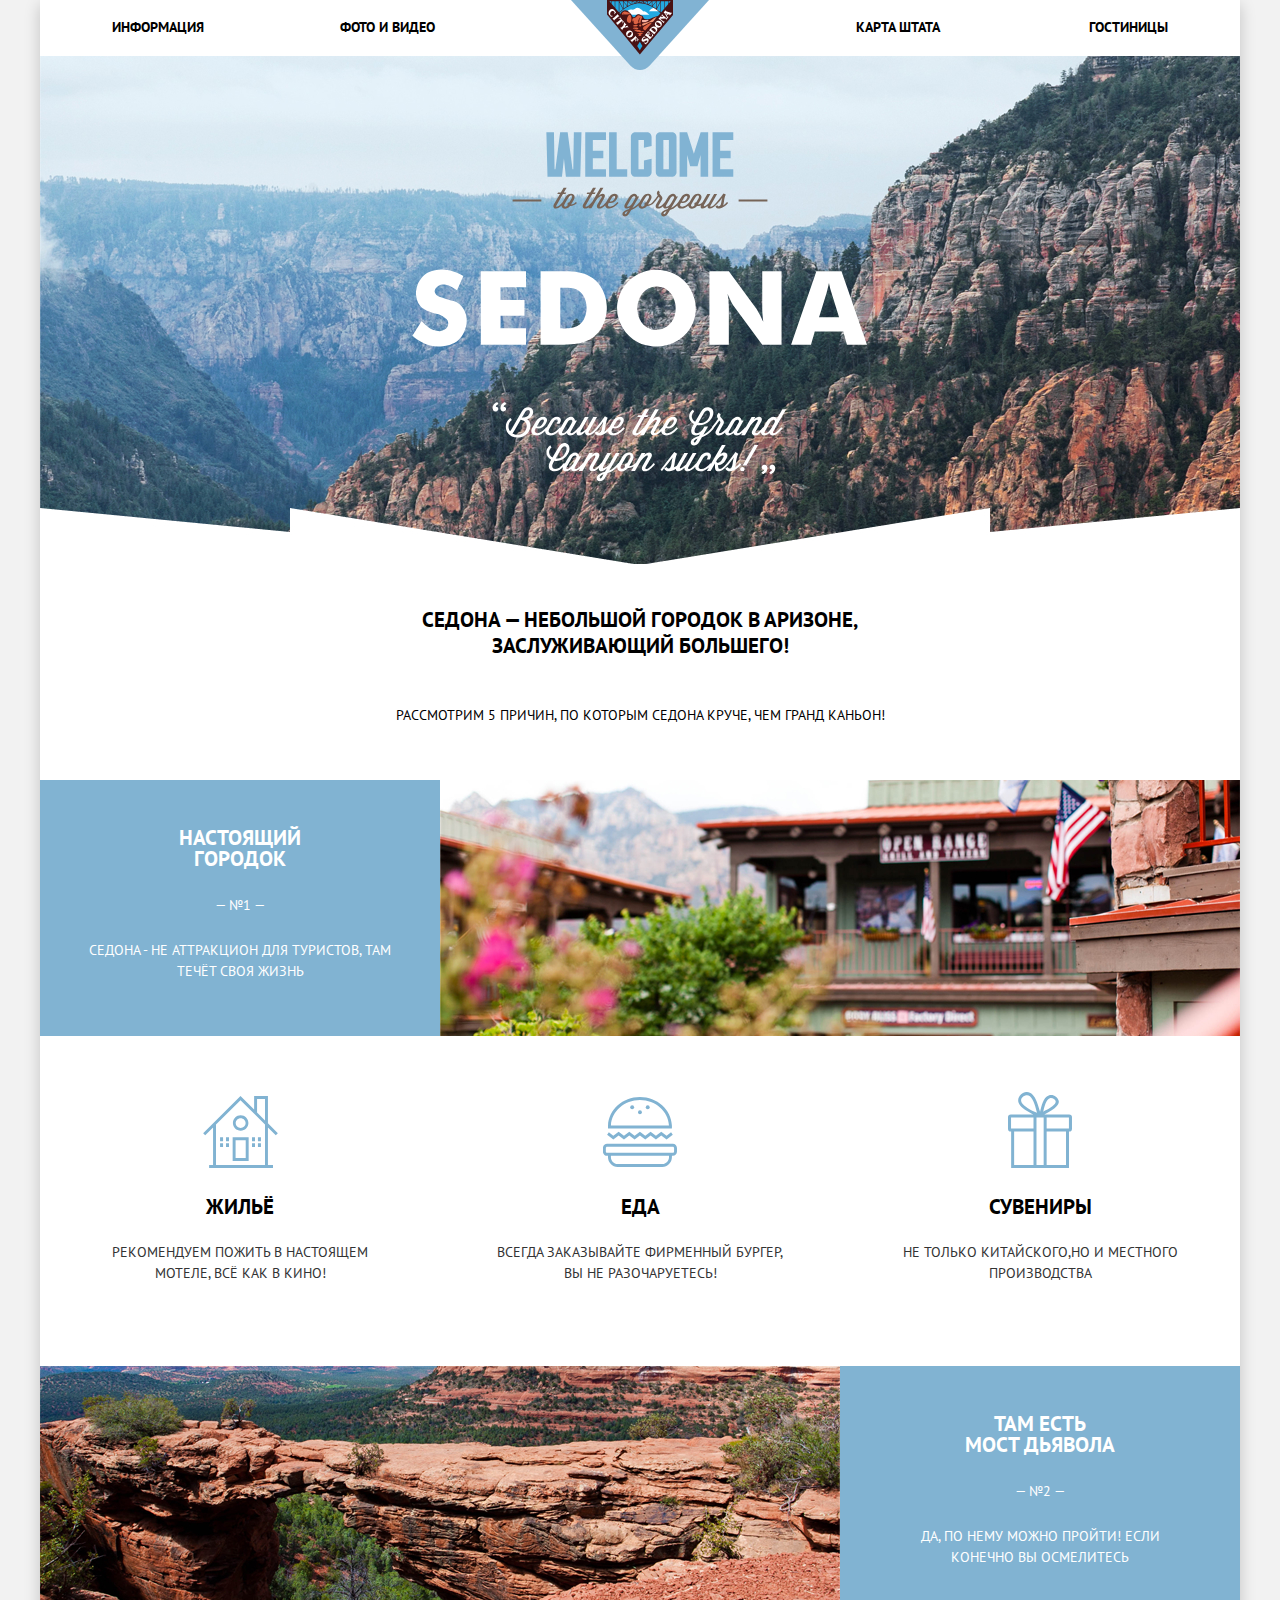
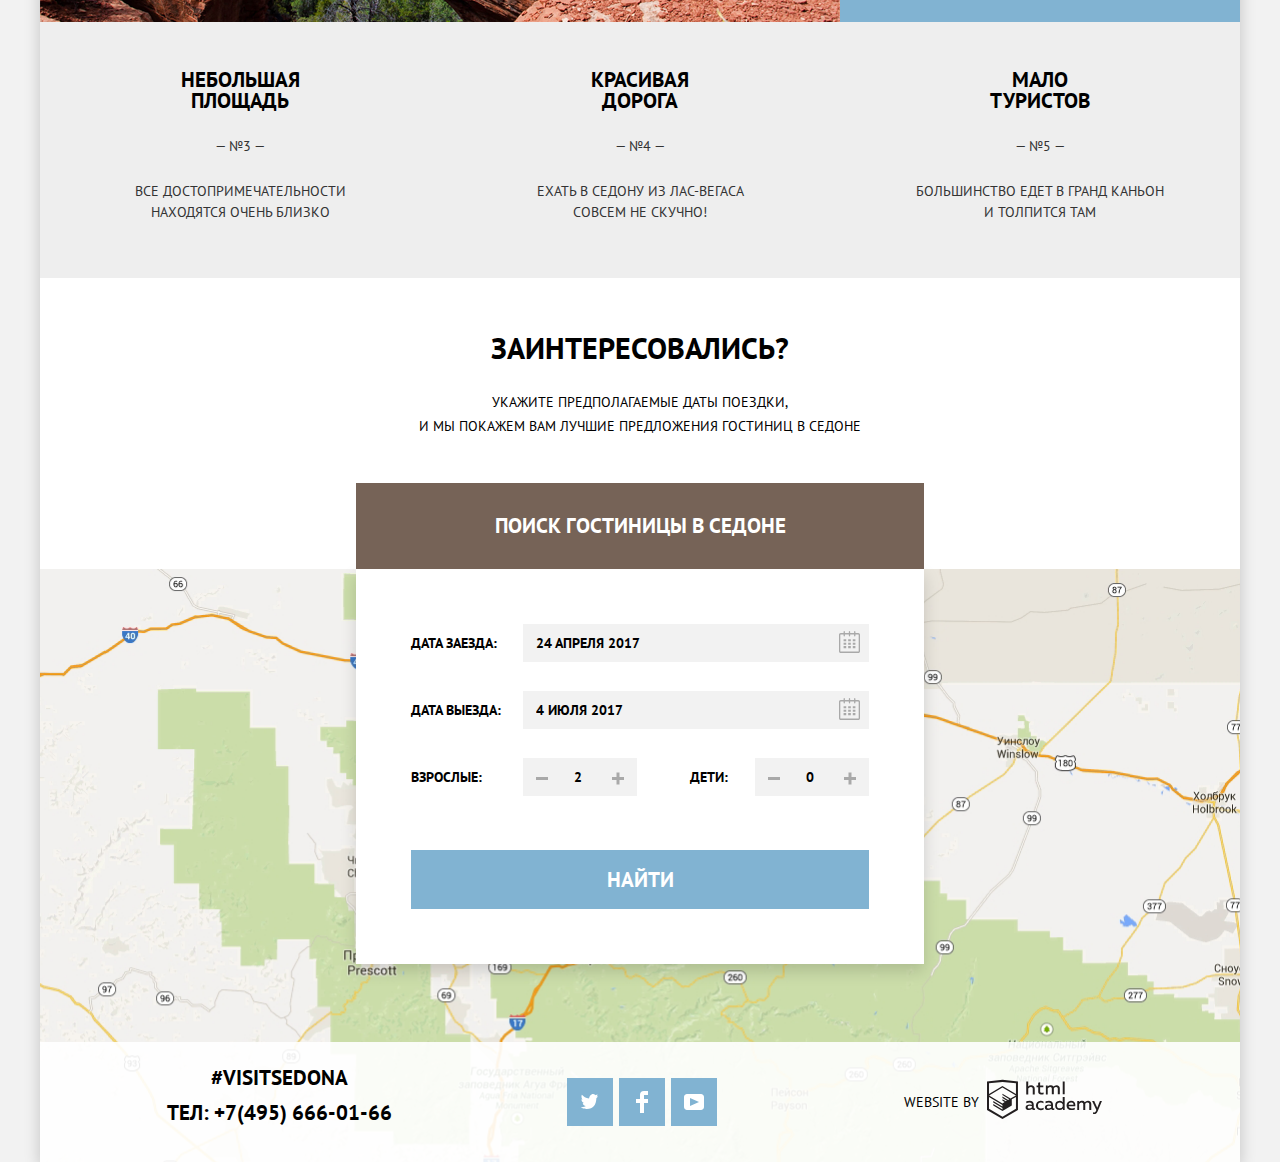
<file: index.html>
<!DOCTYPE html>
<html class="page" lang="ru">
<head>
  <meta charset="utf-8">
  <meta name="viewport" content="width=device-width, initial-scale=1.0">
  <title>HTML Academy: Седона</title>
  <link href="https://fonts.googleapis.com/css2?family=PT+Sans:wght@400;700&display=swap" rel="stylesheet">
  <link href="css/normalize.css" rel="stylesheet">
  <link href="css/style-min.css" rel="stylesheet">
</head>
<body>
  <div class="container page-body">
    <header class="main-header">
      <a class="main-header-logo">
        <img src="img/logo-sedona.svg" width="138" height="70" alt="Логотип сайта">
      </a>
      <nav class="main-navigation">
        <ul class="site-navigation">
          <li class="site-navigation-item"><a href="">Информация</a></li>
          <li class="site-navigation-item"><a href="">Фото и видео</a></li>
          <li class="site-navigation-item"><a href="">Карта штата</a></li>
          <li class="site-navigation-item"><a href="hotels.html">Гостиницы</a></li>
        </ul>
      </nav>
    </header>
    <main>
      <h1 class="visually-hidden">Главная страница сайта поиска жилья в Седоне</h1>
      <section class="intro">
        <h2 class="visually-hidden">Добро пожаловать в Седону</h2>
        <img src="img/welcome.svg" width="456" height="350" alt="welcome to sedona">
      </section>
      <section class="reasons">
        <div class="description-wrapper">
          <b>Седона — небольшой городок в Аризоне, заслуживающий большего!</b>
          <h2>Рассмотрим 5 причин, по которым Седона круче, чем гранд каньон!</h2>
        </div>
        <ol class="reasons-list">
          <li class="reasons-item part-1">
            <div class="reasons-text">
              <h3>Настоящий городок</h3>
              <span>— №1 —</span>
              <p>Седона - не аттракцион для туристов, там
                течёт своя жизнь</p>
            </div>
            <img src="img/realtown.jpg" width="800" height="256" alt="Городок Седона">
            <ul class="advantages-reason-1">
              <li class="reasons-item housing">
                <h4>Жильё</h4>
                <p>Рекомендуем пожить в настоящем мотеле,
                  всё как в кино!</p>
              </li>
              <li class="reasons-item food">
                <h4>Еда</h4>
                <p>Всегда заказывайте фирменный бургер,
                  вы не разочаруетесь!</p>
              </li>
              <li class="reasons-item gifts">
                <h4>Сувениры</h4>
                <p>Не только китайского,но и местного
                  производства</p>
              </li>
            </ul>
          </li>
          <li class="reasons-item part-1">
            <img src="img/devilbridge.jpg" width="800" height="256" alt="Мост дьявола">
            <div class="reasons-text">
              <h3>Там есть<br>мост дьявола</h3>
              <span>— №2 —</span>
              <p>Да, по нему можно пройти! Если конечно
                вы осмелитесь</p>
            </div>
          </li>
          <li class="reasons-item part-2">
            <h3>Небольшая площадь</h3>
            <span>— №3 —</span>
            <p>Все достопримечательности
              находятся очень близко</p>
          </li>
          <li class="reasons-item part-2">
            <h3>Красивая дорога</h3>
            <span>— №4 —</span>
            <p>Ехать в седону из лас-вегаса совсем
              не скучно!</p>
          </li>
          <li class="reasons-item part-2">
            <h3>Мало туристов</h3>
            <span>— №5 —</span>
            <p>Большинство едет в гранд каньон
              и&nbsp;толпится там</p>
          </li>
        </ol>
      </section>
      <section class="hotel-offers">
        <h2>Заинтересовались?</h2>
        <p>Укажите предполагаемые даты поездки,<br> и мы покажем вам лучшие предложения гостиниц в Седоне</p>
      </section>
      <section class="hotel-search">
        <h3 class="visually-hidden">Поиск гостиницы в Седоне</h3>
        <button type="button" class="hotel-search-button">Поиск гостиницы в Седоне</button>
        <form class="hotel-search-form form-shown" action="https://echo.htmlacademy.ru/" method="post">
          <p class="form-row arrival-date">
            <label for="arrival-date">Дата заезда:</label>
            <input type="text" name="arrival-date" id="arrival-date" value="24 апреля 2017">
            <button class="calendar-button" type="button" aria-label="Выбрать дату заезда/выезда"><svg width="21" height="23"
                viewBox="0 0 21 23" fill="none" xmlns="http://www.w3.org/2000/svg">
                <path fill-rule="evenodd" clip-rule="evenodd"
                  d="M16.406 3.02498H19.251C20.217 3.02498 21 3.84698 21 4.86198V21.164C21 22.179 20.217 23 19.251 23H1.75C0.784 23 0 22.179 0 21.164V4.86198C0 3.84698 0.784 3.02498 1.75 3.02498H4.593V1.64798C4.593 1.26698 4.887 0.958984 5.25 0.958984C5.612 0.958984 5.906 1.26698 5.906 1.64798V3.02498H9.844V1.64798C9.844 1.26698 10.138 0.958984 10.501 0.958984C10.862 0.958984 11.156 1.26698 11.156 1.64798V3.02498H15.094V1.64798C15.094 1.26698 15.387 0.958984 15.75 0.958984C16.112 0.958984 16.406 1.26698 16.406 1.64798V3.02498ZM19.5646 21.484C19.6466 21.3979 19.691 21.2828 19.688 21.164H19.689V4.86198C19.689 4.60898 19.493 4.40298 19.252 4.40298H16.407V5.78098C16.407 6.16198 16.113 6.46998 15.751 6.46998C15.388 6.46998 15.095 6.16198 15.095 5.78098V4.40298H11.157V5.78098C11.157 6.16198 10.863 6.46998 10.502 6.46998C10.139 6.46998 9.845 6.16198 9.845 5.78098V4.40298H5.907V5.78098C5.907 6.16198 5.613 6.46998 5.251 6.46998C4.888 6.46998 4.594 6.16198 4.594 5.78098V4.40298H1.75C1.50263 4.40953 1.30696 4.61458 1.312 4.86198V21.164C1.30696 21.4114 1.50263 21.6164 1.75 21.623H19.251C19.3698 21.6201 19.4826 21.5701 19.5646 21.484Z"
                  fill="#A9A9A9" />
                <path fill-rule="evenodd" clip-rule="evenodd"
                  d="M4.59399 9.2251H7.21899V11.2911H4.59399V9.2251ZM4.59399 12.6681H7.21899V14.7351H4.59399V12.6681ZM7.21899 16.1121H4.59399V18.1781H7.21899V16.1121ZM9.18799 16.1121H11.813V18.1781H9.18799V16.1121ZM11.813 12.6681H9.18799V14.7351H11.813V12.6681ZM9.18799 9.2251H11.813V11.2911H9.18799V9.2251ZM16.406 16.1121H13.781V18.1781H16.406V16.1121ZM13.781 12.6681H16.406V14.7351H13.781V12.6681ZM16.406 9.2251H13.781V11.2911H16.406V9.2251Z"
                  fill="#A9A9A9" />
              </svg>
            </button>
          </p>
          <p class="form-row departure-date">
            <label for="departure-date">Дата выезда:</label>
            <input type="text" name="departure-date" id="departure-date" value="4 июля 2017">
            <button class="calendar-button" type="button" aria-label="календарь"><svg width="21" height="23"
                viewBox="0 0 21 23" fill="none" xmlns="http://www.w3.org/2000/svg">
                <path fill-rule="evenodd" clip-rule="evenodd"
                  d="M16.406 3.02498H19.251C20.217 3.02498 21 3.84698 21 4.86198V21.164C21 22.179 20.217 23 19.251 23H1.75C0.784 23 0 22.179 0 21.164V4.86198C0 3.84698 0.784 3.02498 1.75 3.02498H4.593V1.64798C4.593 1.26698 4.887 0.958984 5.25 0.958984C5.612 0.958984 5.906 1.26698 5.906 1.64798V3.02498H9.844V1.64798C9.844 1.26698 10.138 0.958984 10.501 0.958984C10.862 0.958984 11.156 1.26698 11.156 1.64798V3.02498H15.094V1.64798C15.094 1.26698 15.387 0.958984 15.75 0.958984C16.112 0.958984 16.406 1.26698 16.406 1.64798V3.02498ZM19.5646 21.484C19.6466 21.3979 19.691 21.2828 19.688 21.164H19.689V4.86198C19.689 4.60898 19.493 4.40298 19.252 4.40298H16.407V5.78098C16.407 6.16198 16.113 6.46998 15.751 6.46998C15.388 6.46998 15.095 6.16198 15.095 5.78098V4.40298H11.157V5.78098C11.157 6.16198 10.863 6.46998 10.502 6.46998C10.139 6.46998 9.845 6.16198 9.845 5.78098V4.40298H5.907V5.78098C5.907 6.16198 5.613 6.46998 5.251 6.46998C4.888 6.46998 4.594 6.16198 4.594 5.78098V4.40298H1.75C1.50263 4.40953 1.30696 4.61458 1.312 4.86198V21.164C1.30696 21.4114 1.50263 21.6164 1.75 21.623H19.251C19.3698 21.6201 19.4826 21.5701 19.5646 21.484Z"
                  fill="#A9A9A9" />
                <path fill-rule="evenodd" clip-rule="evenodd"
                  d="M4.59399 9.2251H7.21899V11.2911H4.59399V9.2251ZM4.59399 12.6681H7.21899V14.7351H4.59399V12.6681ZM7.21899 16.1121H4.59399V18.1781H7.21899V16.1121ZM9.18799 16.1121H11.813V18.1781H9.18799V16.1121ZM11.813 12.6681H9.18799V14.7351H11.813V12.6681ZM9.18799 9.2251H11.813V11.2911H9.18799V9.2251ZM16.406 16.1121H13.781V18.1781H16.406V16.1121ZM13.781 12.6681H16.406V14.7351H13.781V12.6681ZM16.406 9.2251H13.781V11.2911H16.406V9.2251Z"
                  fill="#A9A9A9" />
              </svg>
            </button>
          </p>
          <div class="form-row">
            <p class="half-size-row adults">
              <label for="adults">Взрослые:</label>
              <button class="amount-minus" type="button" aria-label="Убавить"></button>
              <input class="amount-value" type="number" name="adults" id="adults" value="2" min="0">
              <button class="amount-plus" type="button" aria-label="Добавить"></button>
            </p>
            <p class="half-size-row children">
              <label for="children">Дети:</label>
              <button class="amount-minus" type="button" aria-label="минус"></button>
              <input class="amount-value" type="number" name="children" id="children" value="0" min="0">
              <button class="amount-plus" type="button" aria-label="плюс"></button>
            </p>
          </div>
          <button class="hotel-search-form-submit" type="submit">Найти</button>
        </form>
      </section>
      <section class="map">
        <h2 class="visually-hidden">Карта</h2>
        <iframe
          src="https://www.google.com/maps/embed?pb=!1m18!1m12!1m3!1d52385.18050594344!2d-111.83015781619237!3d34.85437338108418!2m3!1f0!2f0!3f0!3m2!1i1024!2i768!4f13.1!3m3!1m2!1s0x872da132f942b00d%3A0x5548c523fa6c8efd!2z0KHQtdC00L7QvdCwLCDQkNGA0LjQt9C-0L3QsCA4NjMzNiwg0KHQqNCQ!5e0!3m2!1sru!2sru!4v1592321013418!5m2!1sru!2sru"
          width="1200" height="593" style="border:0;" allowfullscreen="" aria-hidden="false" tabindex="0"
          title="Карта города Седона, США">
        </iframe>
      </section>
    </main>
    <footer class="main-footer">
      <p class="contacts">
        <span>#VISITSEDONA</span>
        <span>ТЕЛ: <a href="tel:+74956660166">+7(495) 666-01-66</a></span>
      </p>
      <ul class="soc-networks">
        <li>
          <a href="" class="twitter"><span class="visually-hidden">Твиттер</span></a>
        </li>
        <li>
          <a href="" class="facebook"><span class="visually-hidden">Фэйсбук</span></a>
        </li>
        <li>
          <a href="" class="youtube"><span class="visually-hidden">Ютьюб</span></a>
        </li>
      </ul>
      <p class="website-by">
        <span>Website by</span>
        <a class="developers-logo" href="https://htmlacademy.ru/intensive/htmlcss">
          <svg id="Layer_1" data-name="Layer 1" xmlns="http://www.w3.org/2000/svg" viewBox="0 0 108.08 36.85"
            width="115" height="41">
            <title>logo-htmlacademy-small1</title>
            <path
              d="M44.61,26.88a2,2,0,0,0,.55-0.1v1.33a3.25,3.25,0,0,1-1.18.21,1.67,1.67,0,0,1-1.67-1,4.84,4.84,0,0,1-3.14,1.08c-1.51,0-2.91-.83-2.91-2.55,0-2.13,2-2.79,3.71-2.79a11.08,11.08,0,0,1,2.17.25v-0.3c0-1-.76-1.77-2.19-1.77a7.42,7.42,0,0,0-3,.64v-1.7a10.21,10.21,0,0,1,3.19-.55c2.36,0,3.81,1.12,3.81,3.65v3a0.54,0.54,0,0,0,.49.59h0.17Zm-6.44-1.13A1.35,1.35,0,0,0,39.63,27h0.11a3.39,3.39,0,0,0,2.41-1V24.58a9.72,9.72,0,0,0-1.81-.21c-1,0-2.16.33-2.16,1.38h0Zm12.36-6.11a5,5,0,0,1,2.57.64V22a4.08,4.08,0,0,0-2.3-.7,2.75,2.75,0,1,0,0,5.49,5,5,0,0,0,2.43-.64v1.71a6.27,6.27,0,0,1-2.76.57A4.21,4.21,0,0,1,46,24.51q0-.21,0-0.41a4.32,4.32,0,0,1,4.18-4.46h0.38Zm12.17,7.24a2,2,0,0,0,.55-0.1v1.33a3.25,3.25,0,0,1-1.18.21,1.67,1.67,0,0,1-1.67-1,4.84,4.84,0,0,1-3.14,1.08c-1.51,0-2.91-.83-2.91-2.55,0-2.13,2-2.79,3.71-2.79a11.08,11.08,0,0,1,2.17.25v-0.3c0-1-.76-1.77-2.19-1.77a7.42,7.42,0,0,0-3,.64v-1.7a10.21,10.21,0,0,1,3.19-.55c2.36,0,3.81,1.12,3.81,3.65v3a0.54,0.54,0,0,0,.49.59h0.17Zm-6.44-1.13A1.35,1.35,0,0,0,57.73,27h0.11a3.39,3.39,0,0,0,2.41-1V24.58a9.72,9.72,0,0,0-1.81-.21c-1.06,0-2.16.33-2.16,1.38h0ZM73,16V28.2H71.35V26.88a3.88,3.88,0,0,1-3.19,1.54,4.4,4.4,0,0,1,0-8.78,3.81,3.81,0,0,1,3,1.3V16H73Zm-4.53,5.22a2.76,2.76,0,1,0,0,5.52A2.86,2.86,0,0,0,71.15,25V23A2.91,2.91,0,0,0,68.49,21.27ZM79,19.64c3.31,0,4.46,2.68,3.92,5.09H76.7c0.21,1.5,1.67,2.11,3.19,2.11a6.11,6.11,0,0,0,2.64-.59v1.6a7.14,7.14,0,0,1-3,.57C77,28.42,74.78,27,74.78,24a4.18,4.18,0,0,1,4-4.39H79Zm0.09,1.54a2.28,2.28,0,0,0-2.44,2.1v0.06H81.3A2,2,0,0,0,79.13,21.18Zm5.73,7V19.87h1.65v1a3.81,3.81,0,0,1,2.78-1.27A2.86,2.86,0,0,1,91.89,21a4.12,4.12,0,0,1,2.91-1.33A3.06,3.06,0,0,1,98,23V28.2h-1.9V23.05a1.59,1.59,0,0,0-1.42-1.75H94.42a2.8,2.8,0,0,0-2.07,1.12V28.2h-1.9V23.05A1.59,1.59,0,0,0,89,21.31H88.8a3,3,0,0,0-2.21,1.29v5.63H84.86Zm21.31-8.33h1.9l-3.91,9.46c-0.9,2.17-2.09,2.86-3.35,2.86a4.76,4.76,0,0,1-1.1-.14V30.46a2.86,2.86,0,0,0,.85.12c0.9,0,1.58-.64,2.07-1.9l0.17-.42-4-8.4h2l2.86,6.29ZM38.73,1.46V6.22a3.81,3.81,0,0,1,2.7-1.14,3.25,3.25,0,0,1,3.44,3.4v5.15H43V8.72a1.81,1.81,0,0,0-1.61-2h-0.3a2.93,2.93,0,0,0-2.32,1.39v5.52h-1.9V1.46h1.9ZM49.94,2.31v3h3V6.91h-3v3.81c0,1.1.5,1.46,1.58,1.46a4.49,4.49,0,0,0,1.69-.33v1.6A6.8,6.8,0,0,1,51,13.8a2.55,2.55,0,0,1-2.86-2.74V6.89H46.58V5.26h1.5V2.74Zm5.4,11.31V5.28H57v1A3.81,3.81,0,0,1,59.77,5a2.86,2.86,0,0,1,2.6,1.33A4.12,4.12,0,0,1,65.28,5,3.06,3.06,0,0,1,68.44,8.4v5.21h-1.9V8.46a1.59,1.59,0,0,0-1.42-1.75H64.89a2.8,2.8,0,0,0-2.07,1.12v5.78h-1.9V8.46A1.59,1.59,0,0,0,59.5,6.71H59.27A3,3,0,0,0,57.06,8v5.63H55.34ZM71.17,1.45H73V13.6H71.17V1.45ZM14.71,0H14.55L0,1.54V28.21l14.55,8.66,14.55-8.66V1.54Zm12.5,27.1L14.55,34.64,1.9,27.12V16.18l12.59,7.5V25L5.86,19.9v1.31l8.68,5.21v1.39L5.87,22.65V24l8.68,5.21,8.75-5.24V18.31L27.2,16V27.12Zm0-12.53-3.48,2-1.6,1L14.51,13v1.31L21,18.23H21l-0.14.09-1,.54-5.37-3.2V17l4.24,2.52-1,.67-3.2-1.9v1.31l2.1,1.24L14.5,22.1,2,14.65,14.51,7.11Zm0-1.32L14.49,5.76,1.91,13.25v-10L14.56,1.92,27.21,3.25v10h0Z"
              transform="translate(0 -0.02)" fill="#231f20" />
          </svg>
        </a>
      </p>
    </footer>
  </div>
  <script src="js/script-min.js"></script>
</body>
</html>
</file>
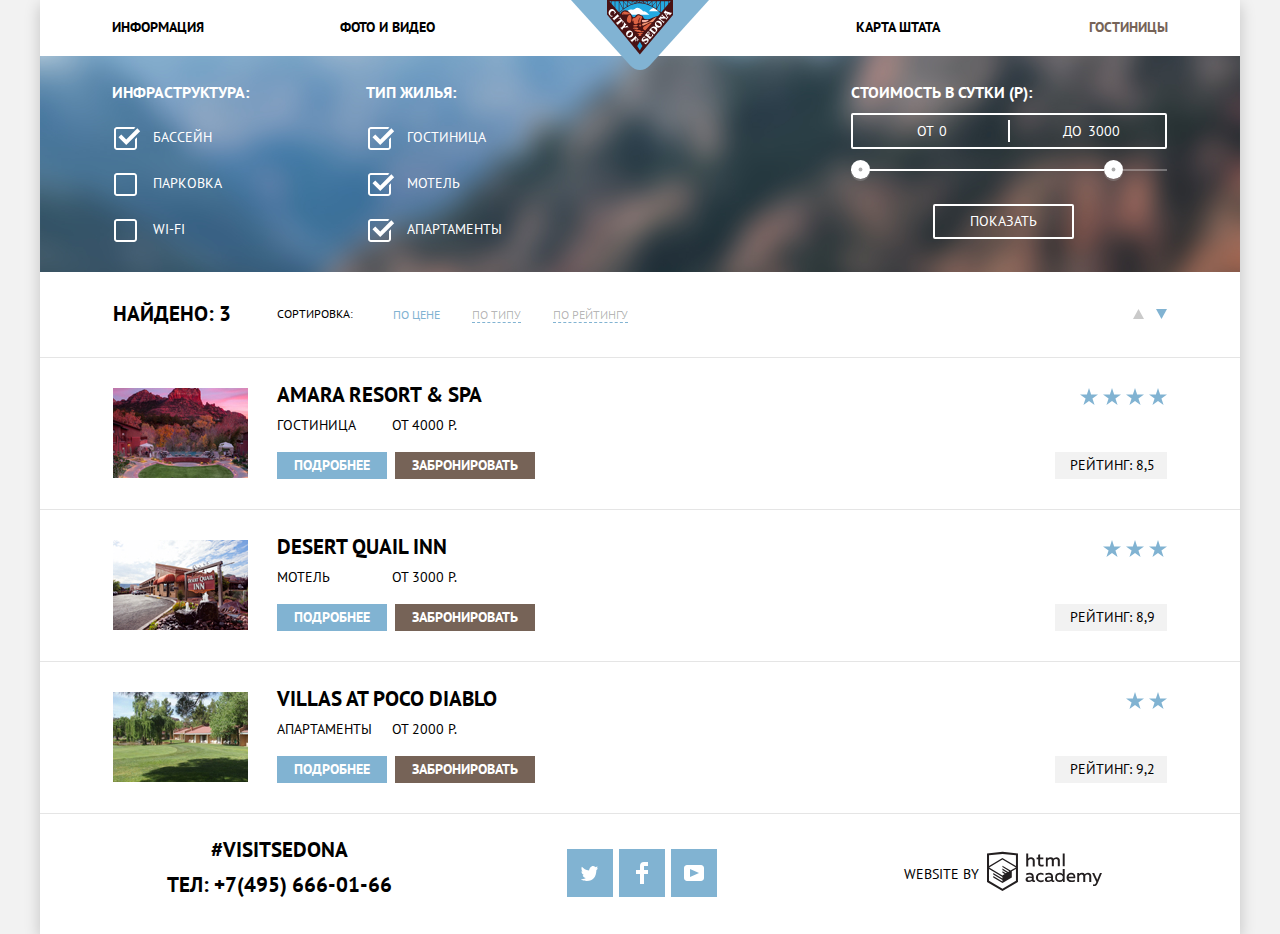
<file: hotels.html>
<!DOCTYPE html>
<html class="page" lang="ru">
<head>
  <meta charset="UTF-8">
  <meta name="viewport" content="width=device-width, initial-scale=1.0">
  <title>HTML Academy: Седона, каталог отелей</title>
  <link href="https://fonts.googleapis.com/css2?family=PT+Sans:wght@400;700&display=swap" rel="stylesheet">
  <link href="css/normalize.css" rel="stylesheet">
  <link href="css/style-min.css" rel="stylesheet">
</head>
<body>
  <div class="container page-body">
    <header class="main-header">
      <a href="index.html" class="main-header-logo">
        <img src="img/logo-sedona.svg" width="138" height="70" alt="Логотип сайта">
      </a>
      <nav class="main-navigation">
        <ul class="site-navigation">
          <li class="site-navigation-item"><a href="">Информация</a></li>
          <li class="site-navigation-item"><a href="">Фото и видео</a></li>
          <li class="site-navigation-item"><a href="">Карта штата</a></li>
          <li class="site-navigation-item link--active">Гостиницы</li>
        </ul>
      </nav>
    </header>
    <main>
      <h1 class="visually-hidden">Поиск жилья в городе Седона</h1>
      <section class="hotel-filter">
        <h2 class="visually-hidden">Фильтр отелей</h2>
        <form class="hotel-filter-form" action="https://echo.htmlacademy.ru/" method="post">
          <fieldset class="infrastructure-column">
            <legend>Инфраструктура:</legend>
            <ul class="filter-list">
              <li>
                <label>
                  <input type="checkbox" class="visually-hidden  check-input" name="pool" id="pool" checked>
                  <span class="check-box"></span>
                  Бассейн
                </label>
              </li>
              <li>
                <label>
                  <input type="checkbox" class="visually-hidden check-input" name="parking" id="parking">
                  <span class="check-box"></span>
                  Парковка
                </label>
              </li>
              <li>
                <label>
                  <input type="checkbox" class="visually-hidden check-input" name="wi-fi" id="wi-fi">
                  <span class="check-box"></span>
                  wi-fi
                </label>
              </li>
            </ul>
          </fieldset>
          <fieldset class="accommodation-column">
            <legend>Тип жилья:</legend>
            <ul class="filter-list">
              <li>
                <label>
                  <input type="checkbox" class="visually-hidden check-input" name="hotel" id="hotel" checked>
                  <span class="check-box"></span>
                  Гостиница
                </label>
              </li>
              <li>
                <label>
                  <input type="checkbox" class="visually-hidden check-input" name="motel" id="motel" checked>
                  <span class="check-box"></span>
                  Мотель
                </label>
              </li>
              <li>
                <label>
                  <input type="checkbox" class="visually-hidden check-input" name="apartments" id="apartments" checked>
                  <span class="check-box"></span>
                  Апартаменты
                </label>
              </li>
            </ul>
          </fieldset>
          <fieldset class="price-column">
            <legend>Стоимость в сутки (Р):</legend>
            <p class="price-controls">
              <label class="min-price">от <input type="number" name="min-price" id="min-price" min="0" value="0">
              </label>
              <label class="max-price">до <input type="number" name="max-price" id="max-price" min="0" value=3000>
              </label>
            </p>
            <div class="range-controls">
              <div class="scale">
                <div class="bar"></div>
              </div>
              <div class="toggle toggle-min" tabindex="0" aria-label="Изменить минимальную стоимоть в сутки"></div>
              <div class="toggle toggle-max" tabindex="0" aria-label="Изменить максимальную стоимость в сутки"></div>
            </div>
            <button type="submit" class="show-hotel-button">Показать</button>
          </fieldset>
        </form>
      </section>
      <section class="sort">
        <h2>Найдено: 3</h2>
        <h3>Сортировка:</h3>
        <ul class="sort-type-list">
          <li class="link--active">По цене</li>
          <li><a href="" class="link">По типу</a></li>
          <li><a href="" class="link">По рейтингу</a></li>
        </ul>
        <ul class="sort-arrow-list">
          <li><a class="sort-arrow-up" href=""><span class="visually-hidden">По возрастанию</span></a></li>
          <li class="sort-arrow-down link--active"><span class="visually-hidden">По убыванию</span></li>
        </ul>
      </section>
      <section class="search-result">
        <h2 class="visually-hidden">Результат поиска</h2>
        <ul class="hotels-list">
          <li class="hotel-item">
            <a href="" class="hotel-image">
              <img src="img/amara.jpg" width="135" height="90" alt="Amara Resort & Spa">
            </a>
            <div class="hotel-description">
              <h3 class="hotel-title"><a href="">Amara Resort & Spa</a></h3>
              <p class="hotel-type-price">
                <span>Гостиница</span>
                <span>От 4000 р.</span>
              </p>
              <p class="hotel-more-book-links">
                <a href="" class="more-detailed-link">Подробнее</a>
                <a href="" class="book-link">Забронировать</a>
              </p>
            </div>
            <div class="rating">
              <ul class="stars">
                <li class="star-item"></li>
                <li class="star-item"></li>
                <li class="star-item"></li>
                <li class="star-item"></li>
              </ul>
              <span class="rating-value">Рейтинг: 8,5</span>
            </div>
          </li>
          <li class="hotel-item">
            <a href="" class="hotel-image">
              <img src="img/desert.jpg" width="135" height="90" alt="DESERT QUAIL INN">
            </a>
            <div class="hotel-description">
              <h3 class="hotel-title"><a href="">Desert quail inn</a></h3>
              <p class="hotel-type-price">
                <span>Мотель</span>
                <span>От 3000 р.</span>
              </p>
              <p class="hotel-more-book-links">
                <a href="" class="more-detailed-link">Подробнее</a>
                <a href="" class="book-link">Забронировать</a>
              </p>
            </div>
            <div class="rating">
              <ul class="stars">
                <li class="star-item"></li>
                <li class="star-item"></li>
                <li class="star-item"></li>
              </ul>
              <span class="rating-value">Рейтинг: 8,9</span>
            </div>
          </li>
          <li class="hotel-item">
            <a href="" class="hotel-image">
              <img src="img/villas.jpg" width="135" height="90" alt="VILLAS AT POCO DIABLO">
            </a>
            <div class="hotel-description">
              <h3 class="hotel-title"><a href="">Villas at poco diablo</a></h3>
              <p class="hotel-type-price">
                <span>Апартаменты</span>
                <span>От 2000 р.</span>
              </p>
              <p class="hotel-more-book-links">
                <a href="" class="more-detailed-link">Подробнее</a>
                <a href="" class="book-link">Забронировать</a>
              </p>
            </div>
            <div class="rating">
              <ul class="stars">
                <li class="star-item"></li>
                <li class="star-item"></li>
              </ul>
              <span class="rating-value">Рейтинг: 9,2</span>
            </div>
          </li>
        </ul>
      </section>
    </main>
    <footer class="main-footer footer-hotels">
      <p class="contacts">
        <span>#VISITSEDONA</span>
        <span>ТЕЛ: <a href="tel:+74956660166">+7(495) 666-01-66</a></span>
      </p>
      <ul class="soc-networks">
        <li>
          <a href="" class="twitter"><span class="visually-hidden">Твиттер</span></a>
        </li>
        <li>
          <a href="" class="facebook"><span class="visually-hidden">Фэйсбук</span></a>
        </li>
        <li>
          <a href="" class="youtube"><span class="visually-hidden">Ютьюб</span></a>
        </li>
      </ul>
      <p class="website-by">
        <span>Website by</span>
        <a class="developers-logo" href="https://htmlacademy.ru/intensive/htmlcss">
          <svg id="Layer_1" data-name="Layer 1" xmlns="http://www.w3.org/2000/svg" viewBox="0 0 108.08 36.85"
            width="115" height="41">
            <title>logo-htmlacademy-small1</title>
            <path
              d="M44.61,26.88a2,2,0,0,0,.55-0.1v1.33a3.25,3.25,0,0,1-1.18.21,1.67,1.67,0,0,1-1.67-1,4.84,4.84,0,0,1-3.14,1.08c-1.51,0-2.91-.83-2.91-2.55,0-2.13,2-2.79,3.71-2.79a11.08,11.08,0,0,1,2.17.25v-0.3c0-1-.76-1.77-2.19-1.77a7.42,7.42,0,0,0-3,.64v-1.7a10.21,10.21,0,0,1,3.19-.55c2.36,0,3.81,1.12,3.81,3.65v3a0.54,0.54,0,0,0,.49.59h0.17Zm-6.44-1.13A1.35,1.35,0,0,0,39.63,27h0.11a3.39,3.39,0,0,0,2.41-1V24.58a9.72,9.72,0,0,0-1.81-.21c-1,0-2.16.33-2.16,1.38h0Zm12.36-6.11a5,5,0,0,1,2.57.64V22a4.08,4.08,0,0,0-2.3-.7,2.75,2.75,0,1,0,0,5.49,5,5,0,0,0,2.43-.64v1.71a6.27,6.27,0,0,1-2.76.57A4.21,4.21,0,0,1,46,24.51q0-.21,0-0.41a4.32,4.32,0,0,1,4.18-4.46h0.38Zm12.17,7.24a2,2,0,0,0,.55-0.1v1.33a3.25,3.25,0,0,1-1.18.21,1.67,1.67,0,0,1-1.67-1,4.84,4.84,0,0,1-3.14,1.08c-1.51,0-2.91-.83-2.91-2.55,0-2.13,2-2.79,3.71-2.79a11.08,11.08,0,0,1,2.17.25v-0.3c0-1-.76-1.77-2.19-1.77a7.42,7.42,0,0,0-3,.64v-1.7a10.21,10.21,0,0,1,3.19-.55c2.36,0,3.81,1.12,3.81,3.65v3a0.54,0.54,0,0,0,.49.59h0.17Zm-6.44-1.13A1.35,1.35,0,0,0,57.73,27h0.11a3.39,3.39,0,0,0,2.41-1V24.58a9.72,9.72,0,0,0-1.81-.21c-1.06,0-2.16.33-2.16,1.38h0ZM73,16V28.2H71.35V26.88a3.88,3.88,0,0,1-3.19,1.54,4.4,4.4,0,0,1,0-8.78,3.81,3.81,0,0,1,3,1.3V16H73Zm-4.53,5.22a2.76,2.76,0,1,0,0,5.52A2.86,2.86,0,0,0,71.15,25V23A2.91,2.91,0,0,0,68.49,21.27ZM79,19.64c3.31,0,4.46,2.68,3.92,5.09H76.7c0.21,1.5,1.67,2.11,3.19,2.11a6.11,6.11,0,0,0,2.64-.59v1.6a7.14,7.14,0,0,1-3,.57C77,28.42,74.78,27,74.78,24a4.18,4.18,0,0,1,4-4.39H79Zm0.09,1.54a2.28,2.28,0,0,0-2.44,2.1v0.06H81.3A2,2,0,0,0,79.13,21.18Zm5.73,7V19.87h1.65v1a3.81,3.81,0,0,1,2.78-1.27A2.86,2.86,0,0,1,91.89,21a4.12,4.12,0,0,1,2.91-1.33A3.06,3.06,0,0,1,98,23V28.2h-1.9V23.05a1.59,1.59,0,0,0-1.42-1.75H94.42a2.8,2.8,0,0,0-2.07,1.12V28.2h-1.9V23.05A1.59,1.59,0,0,0,89,21.31H88.8a3,3,0,0,0-2.21,1.29v5.63H84.86Zm21.31-8.33h1.9l-3.91,9.46c-0.9,2.17-2.09,2.86-3.35,2.86a4.76,4.76,0,0,1-1.1-.14V30.46a2.86,2.86,0,0,0,.85.12c0.9,0,1.58-.64,2.07-1.9l0.17-.42-4-8.4h2l2.86,6.29ZM38.73,1.46V6.22a3.81,3.81,0,0,1,2.7-1.14,3.25,3.25,0,0,1,3.44,3.4v5.15H43V8.72a1.81,1.81,0,0,0-1.61-2h-0.3a2.93,2.93,0,0,0-2.32,1.39v5.52h-1.9V1.46h1.9ZM49.94,2.31v3h3V6.91h-3v3.81c0,1.1.5,1.46,1.58,1.46a4.49,4.49,0,0,0,1.69-.33v1.6A6.8,6.8,0,0,1,51,13.8a2.55,2.55,0,0,1-2.86-2.74V6.89H46.58V5.26h1.5V2.74Zm5.4,11.31V5.28H57v1A3.81,3.81,0,0,1,59.77,5a2.86,2.86,0,0,1,2.6,1.33A4.12,4.12,0,0,1,65.28,5,3.06,3.06,0,0,1,68.44,8.4v5.21h-1.9V8.46a1.59,1.59,0,0,0-1.42-1.75H64.89a2.8,2.8,0,0,0-2.07,1.12v5.78h-1.9V8.46A1.59,1.59,0,0,0,59.5,6.71H59.27A3,3,0,0,0,57.06,8v5.63H55.34ZM71.17,1.45H73V13.6H71.17V1.45ZM14.71,0H14.55L0,1.54V28.21l14.55,8.66,14.55-8.66V1.54Zm12.5,27.1L14.55,34.64,1.9,27.12V16.18l12.59,7.5V25L5.86,19.9v1.31l8.68,5.21v1.39L5.87,22.65V24l8.68,5.21,8.75-5.24V18.31L27.2,16V27.12Zm0-12.53-3.48,2-1.6,1L14.51,13v1.31L21,18.23H21l-0.14.09-1,.54-5.37-3.2V17l4.24,2.52-1,.67-3.2-1.9v1.31l2.1,1.24L14.5,22.1,2,14.65,14.51,7.11Zm0-1.32L14.49,5.76,1.91,13.25v-10L14.56,1.92,27.21,3.25v10h0Z"
              transform="translate(0 -0.02)" fill="#231f20" />
          </svg>
        </a>
      </p>
    </footer>
  </div>
  <script src="js/script-min.js"></script>
</body>
</html>
</file>
<file: css/style-min.css>
@keyframes shake{0%,to{transform:translateX(0)}10%,30%,50%,70%,90%{transform:translateX(-10px)}20%,40%,60%,80%{transform:translateX(10px)}}:root{--basic-black: #000000;--basic-black-op3: rgba(0, 0, 0, 0.3);--light-black: #333333;--black-brown: #231F20;--basic-white: #ffffff;--basic-white-op3: rgba(255, 255, 255, 0.3);--basic-white-op0: rgba(255, 255, 255, 0);--basic-gray: #CACACA;--light-gray: #F2F2F2;--border-gray: #E5E5E5;--dark-gray: #EBEBEB;--dim-gray: #666666;--pale-gray: #6A6A6A;--pinkish-gray: #BDBBBC;--background-gray: #eeeeee;--aluminium: #A9A9A9;--basic-brown: #766357;--dark-brown: #604E43;--darkest-brown: #503E33;--rust-brown: #b7410e;--peru-brown: #CD853F;--basic-blue: #81B3D2;--dark-blue: #669EC0;--darkest-blue: #5496BD;--steel-blue: #4682B4;--dusty-blue: #b0e0e6;--celadon: #ace1af;--emerald: #50c878;--main-footer-background: rgba(255, 255, 255, 0.9);--body-shadow: rgba(0, 1, 1, 0.2);--hotel-form-shadow: rgba(0, 1, 1, 0.15)}.visually-hidden{position:absolute;clip:rect(0 0 0 0);width:1px;height:1px;margin:-1px}*,::after,::before{box-sizing:border-box}body .container{background-color:var(--basic-white);box-shadow:0 5px 15px var(--body-shadow);width:1200px;margin:0 auto;position:relative}body{background-color:var(--light-gray);min-width:1220px;font-family:"PT Sans",Arial,sans-serif;font-size:14px;line-height:21px;color:var(--basic-black);text-transform:uppercase;text-align:center}a{text-decoration:none}img{max-width:100%;height:auto}.page{height:100%}div .page-body{min-height:100%;display:grid;grid-template-rows:min-content 1fr min-content;align-content:start}.site-navigation{display:flex;flex-wrap:wrap;list-style:none;font-weight:700;line-height:26px;margin:0;padding:0}.main-navigation{padding:0 72px}.main-header-logo{position:absolute;left:50%;width:138px;margin-left:-69px}.site-navigation-item{width:228px;padding-top:14px;padding-bottom:16px;text-align:left}.site-navigation-item:nth-child(4n+3){margin-left:144px;text-align:right}.site-navigation-item:nth-child(4n+4){text-align:right;padding-left:2px}.contacts a,.hotel-title a,.site-navigation a{color:var(--basic-black)}.site-navigation a:hover{color:var(--basic-blue)}.site-navigation a:active{color:var(--basic-black);opacity:.3}.site-navigation .link--active{color:var(--basic-brown)}.intro{background-image:url(../img/backgroundsedona.jpg);background-color:var(--dusty-blue);background-repeat:no-repeat;background-position:bottom center;background-size:cover;height:509px;padding:76px}.reasons{position:relative;z-index:1}.reasons .description-wrapper{padding-top:42px;padding-bottom:52px;width:500px;margin:0 auto}.description-wrapper h2{margin-top:43px;margin-bottom:0}.reasons b,.reasons h2{font-size:21px;line-height:26px}.reasons h2{font-size:14px;font-weight:400}.reasons h3,.reasons h4{font-size:21px;font-weight:700;margin:0}.reasons h4{margin:0 0 25px}.reasons p{margin:0}.reasons-item.part-2,div.reasons-text{width:400px;display:flex;flex-direction:column;align-items:center}div.reasons-text{background-color:var(--basic-blue);color:var(--basic-white);padding:47px 49px 26px}.reasons-text h3{padding:0 43px;margin-bottom:26px}.reasons-text p{margin-top:24px}.advantages-reason-1 p,.reasons-item.part-2 p,.reasons-item.part-2 span{color:var(--light-black)}.reasons-item.part-2{padding:47px 69px 55px;background-color:var(--background-gray)}.reasons-item.part-2 h3{padding:0 52px;margin-bottom:25px}.reasons-item.part-2 p{margin-top:24px}.reasons-list{display:flex;flex-wrap:wrap;padding:0;margin:0}.advantages-reason-1,.reasons-item.part-1{display:flex;flex-wrap:wrap;background-color:var(--basic-blue)}.reasons-item.part-1 img{background-color:var(--rust-brown);height:256px}.advantages-reason-1{padding-left:0;list-style:none;background-color:var(--basic-white)}.advantages-reason-1 .reasons-item{width:400px;padding:160px 55px 82px;position:relative}.advantages-reason-1 .reasons-item.housing::before{content:"";background-image:url(../img/icon-1.svg);width:75px;height:72px;margin:0 auto;position:absolute;right:0;left:0;top:60px;background-repeat:no-repeat}.advantages-reason-1 .reasons-item.food::before,.advantages-reason-1 .reasons-item.gifts::before{content:"";background-image:url(../img/icon-3.svg);width:75px;height:70px;margin:0 auto;position:absolute;right:0;left:0;top:61px;background-repeat:no-repeat}.advantages-reason-1 .reasons-item.gifts::before{background-image:url(../img/icon-2.svg);width:64px;height:77px;top:56px}.hotel-offers{padding-top:58px;padding-bottom:45px;position:relative;z-index:1;background-color:var(--basic-white)}.hotel-offers p{margin:0;line-height:24px}.hotel-offers h2{margin:0 0 30px;font-size:30px;font-weight:700;line-height:24px}.hotel-search{position:relative;width:568px;margin:0 auto}.hotel-search-button,.hotel-search-form input{line-height:26px;font-weight:700;text-transform:uppercase;border:0}.hotel-search-button{z-index:1;position:relative;display:block;width:100%;padding:30px;background-color:var(--basic-brown);color:var(--basic-white);font-size:21px;font-family:"PT Sans",Arial,sans-serif;text-align:center}.hotel-search-button:hover{background-color:var(--dark-brown)}.hotel-search-button:active{background-color:var(--darkest-brown);color:var(--basic-white-op3)}.form-shown{display:block}.form-hidden{transform:translateY(-100%)}.form-error{animation:shake .6s}.hotel-search-form{padding:55px;line-height:26px;font-weight:700;box-shadow:0 7px 15px var(--hotel-form-shadow);right:0;width:568px;background-color:var(--basic-white);position:absolute;transition:transform .4s ease-in-out}.hotel-search-form label{width:112px;flex:none;text-align:left}.hotel-search-form input{flex-grow:1;font-size:14px;background-color:var(--light-gray);padding-top:6px;padding-bottom:6px;padding-left:13px}.hotel-search-form input[type=number]::-webkit-inner-spin-button,.hotel-search-form input[type=number]::-webkit-outer-spin-button,.price-controls input[type=number]::-webkit-inner-spin-button,.price-controls input[type=number]::-webkit-outer-spin-button{-webkit-appearance:none;margin:0}.hotel-search-form input[type=number],.price-controls input[type=number]{-moz-appearance:textfield}.hotel-search-form input:hover{background-color:var(--dark-gray)}.hotel-search-form input:focus{background-color:var(--basic-white);outline:2px solid var(--border-gray)}.calendar-button{position:absolute;border:0;background-color:transparent;padding:0;right:9px}.calendar-button:hover path{fill:var(--basic-black)}.calendar-button:active path,.developers-logo:hover path{fill:var(--basic-blue)}.form-row{position:relative;margin:0 0 29px}.form-row p{margin-top:0;margin-bottom:0}.form-row,.half-size-row{display:flex;align-items:center}.half-size-row+.half-size-row{margin-left:auto}.half-size-row.children>label{width:65px}.half-size-row input{width:38px}.amount-minus,.amount-plus,.amount-value{width:38px;height:38px;border:0}button.amount-minus,button.amount-plus{background-color:var(--light-gray);position:relative}button.amount-plus::after,button.amount-plus::before{content:"";display:block;position:absolute;background-color:var(--aluminium);width:12px;height:3px;left:13px}button.amount-plus::after{transform:rotate(-90deg)}button.amount-minus::before{content:"";display:block;position:absolute;background-color:var(--aluminium);width:12px;height:3px;left:13px}button.amount-minus:hover::before,button.amount-plus:hover::after,button.amount-plus:hover::before{background-color:var(--basic-black)}.hotel-search-form-submit,button.amount-minus:active::before,button.amount-plus:active::after,button.amount-plus:active::before{background-color:var(--basic-blue)}.hotel-search-form-submit{display:block;width:100%;padding:16px;font-weight:700;font-size:21px;line-height:27px;color:var(--basic-white);text-transform:uppercase;border:0;margin-top:54px}.hotel-search-form-submit:hover{background-color:var(--dark-blue)}.hotel-search-form-submit:active{color:var(--basic-white-op3);background-color:var(--darkest-blue)}.hotel-filter form{display:flex;padding:26px 73px 32px 72px}.hotel-filter-form .infrastructure-column{text-align:left;margin:0;padding:0}.hotel-filter-form .accommodation-column{text-align:left;padding:0;margin:0 0 0 117px}.hotel-filter-form .price-column{width:316px;margin:0 0 0 auto;padding:0}.hotel-filter-form ul{padding:0}.price-column legend{text-align:left}.price-controls{display:flex;align-items:center;justify-content:center;position:relative;margin-bottom:20px;margin-top:10px;border:2px solid var(--basic-white);border-radius:2px;min-height:36px;height:36px}.price-controls input{border:0;background-color:var(--basic-white-op0);color:var(--basic-white);width:50px}.price-controls::after{content:"";position:absolute;top:50%;left:50%;width:2px;height:22px;background:var(--basic-white);transform:translate(-50%,-50%)}.price-controls label{padding-left:34px}.price-controls .min-price{padding-right:42px}.filter-list,.range-controls{position:relative;margin-bottom:33px}.range-controls .scale{height:2px;background-color:var(--basic-white-op3)}.range-controls .bar{width:80%;height:2px;background-color:var(--basic-white)}.range-controls .toggle{position:absolute;top:-9px;width:19px;height:21px;background-image:url(../img/filter-button.svg);background-size:100%;background-repeat:no-repeat;cursor:pointer}.range-controls .toggle:hover{width:23px;height:24px}.toggle.toggle-max{left:80%}.filter-list{margin-top:24px;margin-bottom:0;list-style:none}.filter-list label{padding-left:41px}.filter-list li:not(:last-child){margin-bottom:25px}.hotel-filter{background-image:url(../img/hotelsbackground.png);background-color:var(--steel-blue);background-repeat:no-repeat;background-position:bottom center;background-size:cover}.hotel-filter fieldset{border:0;color:var(--basic-white)}.hotel-filter-form legend{font-weight:700;font-size:16px}.show-hotel-button{margin-left:-11px;padding:5px 35px;background-color:var(--basic-white-op0);color:var(--basic-white);font-weight:400;font-size:14px;line-height:21px;font-family:"PT Sans",Arial,sans-serif;text-transform:uppercase;text-align:center;border:2px solid var(--basic-white);border-radius:2px}.show-hotel-button:hover{background-color:var(--basic-white);color:var(--basic-black)}.check-box{position:absolute;background-image:url(../img/checkbox-off.svg);width:27px;height:23px;background-repeat:no-repeat;margin-left:-39px}.check-input:focus+.check-box{outline:-webkit-focus-ring-color auto 1px}.check-input:checked+.check-box{background-image:url(../img/checkbox-on.svg)}.check-input:disabled+.check-box{background-image:url(../img/checkbox-disabled-off.svg)}.check-input:checked:disabled+.check-box{background-image:url(../img/checkbox-disabled-on.svg)}.sort h2{font-weight:700;font-size:21px;line-height:26px}.sort .link,.sort h3{font-size:12px;line-height:18px}.sort h3{font-weight:400;margin-left:46px}.sort .link{color:var(--basic-black-op3);border-bottom:1px dashed var(--basic-blue)}.sort .link:hover{color:var(--basic-blue);opacity:1}.sort .link:active{color:var(--basic-black);border-bottom:none}.sort .link--active{color:var(--basic-blue);font-size:12px}.sort-arrow-down,.sort-arrow-up{display:block;width:11px;height:10px}.sort-arrow-up{background-image:url(../img/icon-up-rest.svg);margin-right:12px}.sort-arrow-up:hover{background-image:url(../img/icon-up-hover.svg)}.sort-arrow-up:active{background-image:url(../img/icon-up-active.svg)}.sort-arrow-down{background-image:url(../img/icon-down-rest.svg)}a.sort-arrow-down:hover{background-image:url(../img/icon-down-hover.svg)}.sort-arrow-down.link--active,a.sort-arrow-down:active{background-image:url(../img/icon-down-active.svg)}.hotel-title{font-weight:700;font-size:21px;line-height:26px}.hotel-title a:hover{color:var(--basic-blue)}.hotel-title a:active{color:var(--basic-black);opacity:.3}.book-link,.more-detailed-link{background-color:var(--basic-blue);color:var(--basic-white);font-weight:700;padding:3px 17px}.more-detailed-link:hover,.soc-networks a:hover{background-color:var(--dark-blue)}.more-detailed-link:active{background-color:var(--darkest-blue);color:var(--basic-white-op3)}.book-link{background-color:var(--basic-brown)}.book-link:hover{background-color:var(--dark-brown)}.book-link:active{background-color:var(--darkest-brown);color:var(--basic-white-op3)}.hotel-item{display:flex;border-bottom:1px solid var(--border-gray);padding:30px 73px}.hotel-item img{background-color:var(--emerald)}.hotel-image{min-width:135px}.hotel-image img,.map iframe{display:block}.hotel-type-price{display:flex;justify-content:space-between;margin-top:7px;margin-bottom:16px}.hotel-type-price span:first-child{min-width:115px;text-align:left;padding-right:20px}.hotel-type-price span:last-child{margin-right:auto}.hotel-more-book-links{display:flex;width:258px;margin:0;justify-content:space-between}.hotel-description{margin-left:29px;flex-direction:column}.hotel-description h3,.main-footer p{margin:0}.rating .rating-value{min-width:110px;background-color:var(--light-gray);padding:3px 12px 3px 15px}.hotel-description,.rating,.sort-type-list{display:flex;justify-content:space-between}.rating{flex-direction:column;margin-left:auto}.rating .stars{display:flex;justify-content:flex-end;padding:0;list-style:none}.stars .star-item{background-image:url(../img/star.svg);width:18px;height:17px;margin-left:5px}.search-result h3{text-align:left;margin:-6px 0 0}section.sort{display:flex;align-items:center;border-bottom:1px solid var(--border-gray);padding:12px 73px}.sort-type-list{flex-wrap:wrap;list-style:none}.sort-type-list li{margin-right:32px}.sort-arrow-list{display:flex;margin-left:auto;list-style:none}.hotels-list{margin:0;padding:0}.map{background-image:url(../img/map.png);height:593px;background-size:100%;background-color:var(--celadon)}.contacts{display:flex;flex-direction:column;justify-content:space-around;font-size:21px;font-weight:700;line-height:26px}.main-footer{display:flex;align-items:center;position:absolute;bottom:0;width:1200px;justify-content:space-between;background-color:var(--main-footer-background);padding:23px 138px 36px 127px}.main-footer.footer-hotels{position:relative}.contacts span:nth-child(2){padding-top:9px}.main-footer .website-by{display:flex;align-items:center;padding-top:14px}.developers-logo{margin-left:8px}.developers-logo:active path{fill:var(--pinkish-gray)}.soc-networks{display:flex;margin:0 7px 0 0;padding:12px 0 0;list-style:none}.soc-networks a{position:relative;display:block;background-color:var(--basic-blue);width:46px;height:48px}.soc-networks a:active{background-color:var(--darkest-blue)}.soc-networks li{margin-right:6px}.soc-networks .facebook::before,.soc-networks .twitter::before,.soc-networks .youtube::before{content:"";background-image:url(../img/twitter.svg);display:block;width:46px;height:48px;background-position:center;background-repeat:no-repeat}.soc-networks .facebook::before,.soc-networks .youtube::before{background-image:url(../img/fb-icon.svg)}.soc-networks .youtube::before{background-image:url(../img/youtube.svg)}.soc-networks .facebook:active::before,.soc-networks .twitter:active::before,.soc-networks .youtube:active::before{opacity:.3}
</file>
